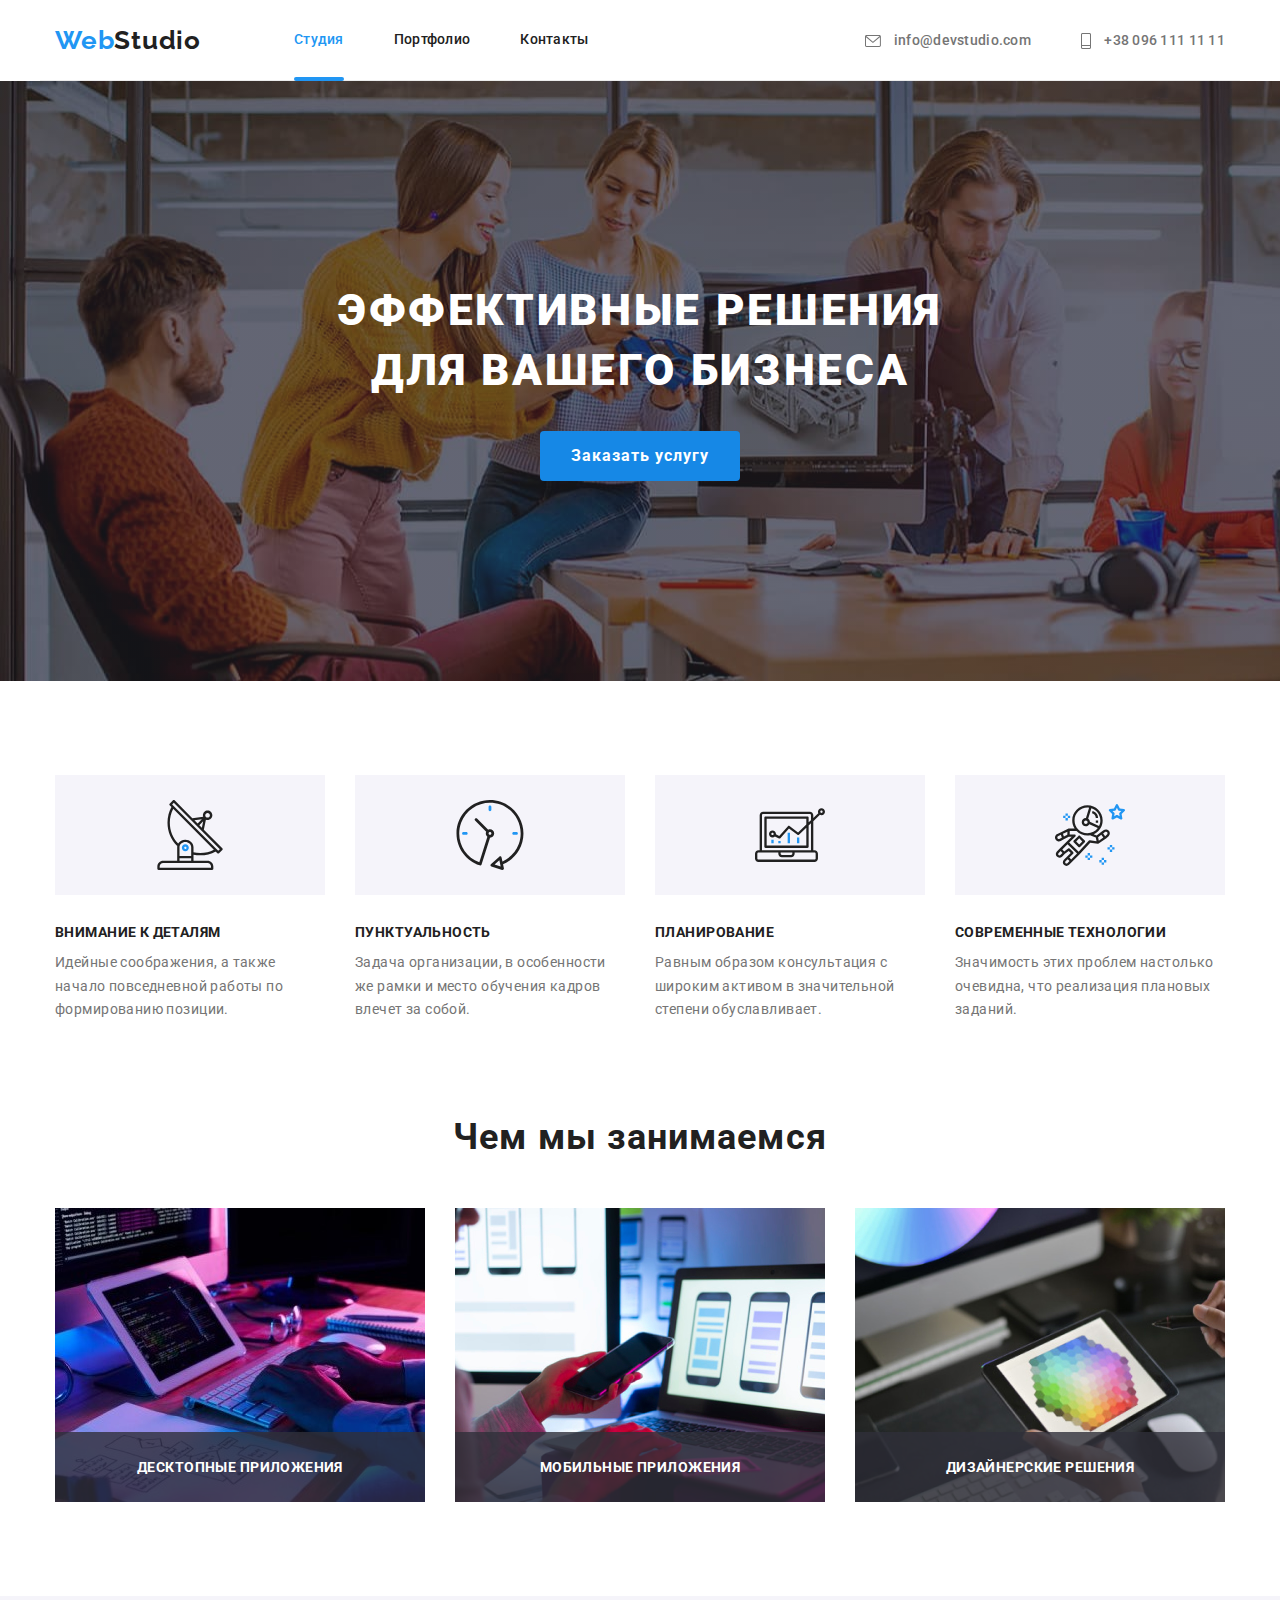
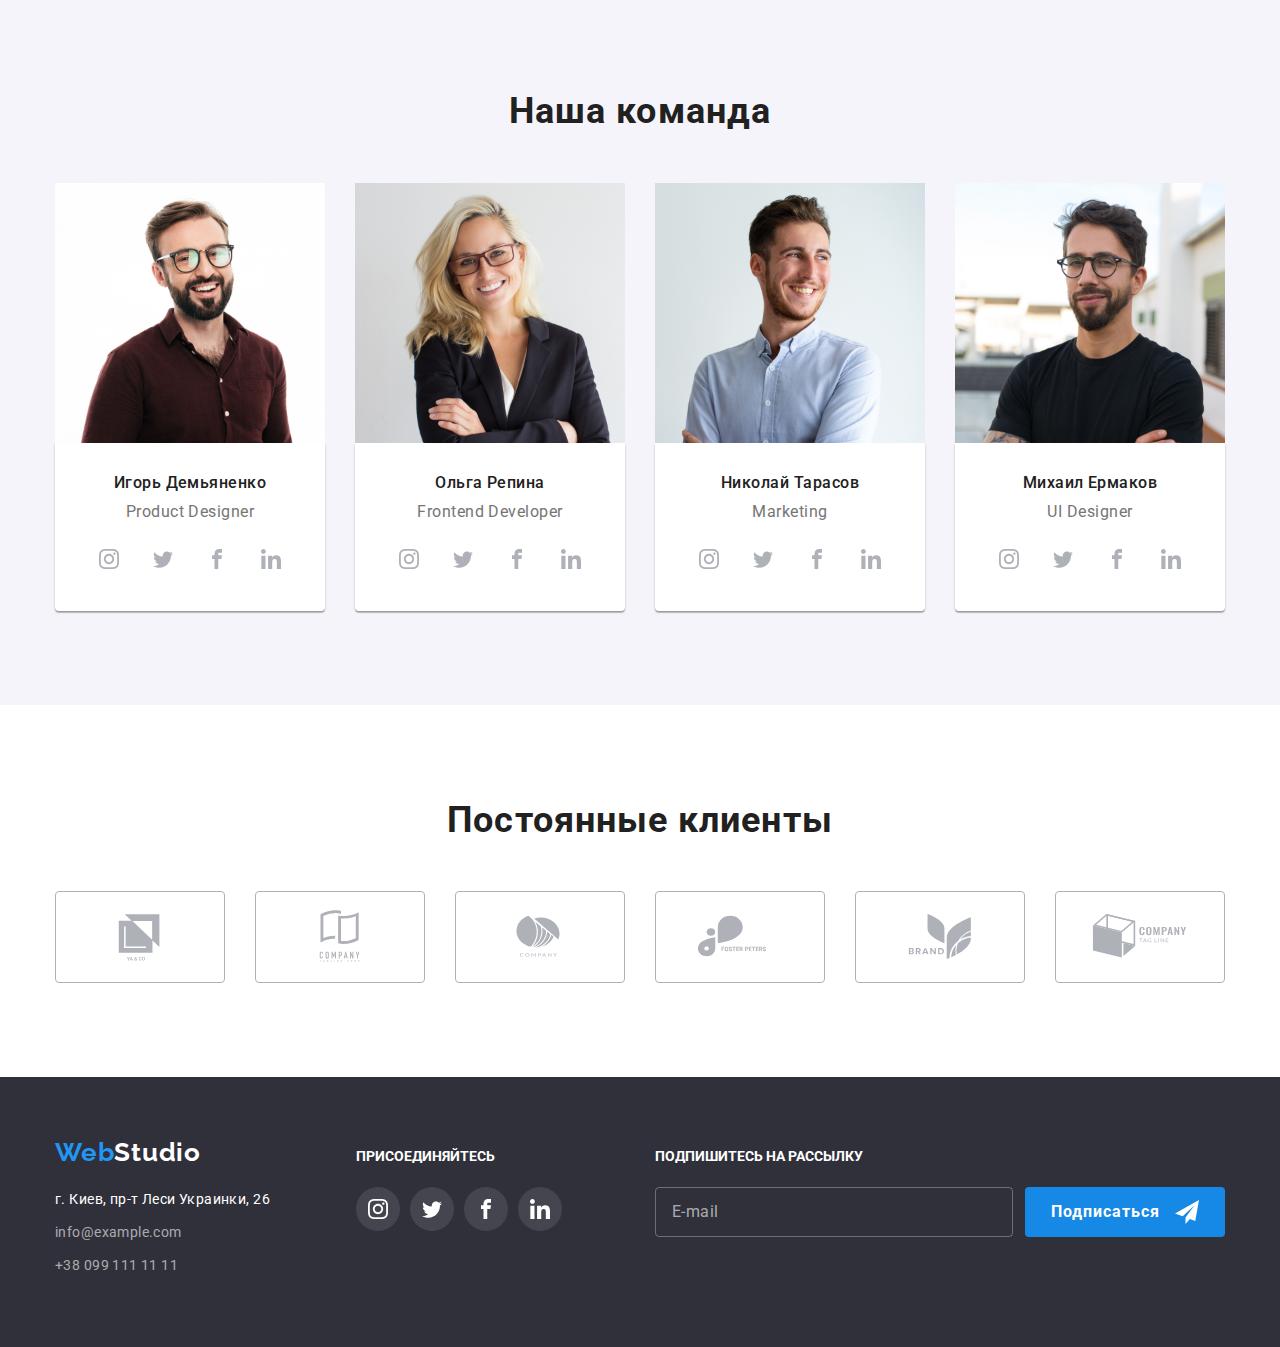
<file: index.html>
<!DOCTYPE html>
<html lang="ru">
  <head>
    <meta charset="UTF-8" />
    <meta http-equiv="X-UA-Compatible" content="IE=edge" />
    <meta name="viewport" content="width=device-width, initial-scale=1.0" />
    <title>Веб Студио</title>
    <link rel="preconnect" href="https://fonts.googleapis.com" />
    <link rel="preconnect" href="https://fonts.gstatic.com" crossorigin />
    <link
      href="https://fonts.googleapis.com/css2?family=Raleway:wght@700&family=Roboto:wght@400;500;700;900&display=swap"
      rel="stylesheet"
    />
    <link
      rel="stylesheet"
      href="https://cdnjs.cloudflare.com/ajax/libs/modern-normalize/1.1.0/modern-normalize.min.css"
    />
    <link rel="stylesheet" href="./css/styles.css" />
  </head>
  <body>
    <header class="page-header">
      <div class="container header-container header-container-border">
        <nav class="navigation">
          <a class="header-logo logo-text-blue link" href="./index.html" lang="en"
            >Web<span class="logo-text-black">Studio</span></a
          >
          <ul class="header-list list">
            <li class="header-item">
              <a class="active-current menu-link link" href="./index.html">Студия</a>
            </li>
            <li class="header-item">
              <a class="menu-link link" href="./portfolio.html">Портфолио</a>
            </li>
            <li class="header-item">
              <a class="menu-link link" href="#contacts">Контакты</a>
            </li>
          </ul>
        </nav>
        <ul class="header-contact list">
          <li class="header-contact-list">
            <a class="link header-mail-adress" href="mailto:info@devstudio.com">
            <svg class="icon-envelope" width="16" height="12">
                <use href="./images/icon.svg#icon-envelope"></use>
              </svg>
              info@devstudio.com</a>
          </li>
          <li class="header-contact-list">
            <a class="link header-phone-number" href="tel:+380961111111">
              <svg class="icon-phone" width="10" height="16">
                <use href="./images/icon.svg#icon-phone"></use>
              </svg>
              +38 096 111 11 11</a>
          </li>
        </ul>
      </div>
    </header>
    <main>
      <section class="hero section">
        <div class="container">
        <h1 class="hero-title">Эффективные решения для вашего бизнеса</h1>
        <button class="modal-btn" type="button" data-modal-open>Заказать услугу</button>
        <div class="backdrop is-hidden" data-modal>
          <div class="modal">
            <button class="modal-btn-close" data-modal-close type="button"><svg class="close-icon" width="18" height="18">
              <use href="./images/icon.svg#icon-close"></use>
            </svg></button>
            <form class="form js-speaker-form">
              <p class="modal-title">Оставьте свои данные, мы вам перезвоним</p>
              <div class="form-field">
                <label for="name" class="form-label">Имя</label>
                <div class="input-wrap">
              <input type="text" name="name" id="name" class="form-input">
              <svg class="form-icons" width="18" height="18">
                <use href="./images/icon.svg#icon-person-black"></use>
              </svg>
            </div>
            </div>
              <div class="form-field">
              <label for="tel" class="form-label">Телефон</label>
              <div class="input-wrap">
                <input type="tel" name="tel" id="tel" class="form-input" minlength="10">
                <svg class="form-icons" width="18" height="18">
            <use href="./images/icon.svg#icon-phone-black"></use>
          </svg>
              </div>
            </div>
              <div class="form-field">
              <label for="mail" class="form-label">Почта</label>
              <div class="input-wrap">
                <input type="email" name="mail" id="mail" class="form-input">
                <svg class="form-icons" width="18" height="18">
                  <use href="./images/icon.svg#icon-email-black"></use>
                </svg>
              </div>
             </div>
              <div class="form-field">
              <label for="comment" class="form-label">Комментарий</label>
              <textarea name="comment" id="comment" class="form-comment" placeholder="Введите текст"></textarea>
              </div>
              <div class="form-chek">
                <input type="checkbox" name="policy" id="policy" class="input-check visually-hidden">
                <label for="policy" class="chek-text"> 
                <span>
                  <svg class="chek-icon" width="11" height="8">
                    <use href="./images/icon.svg#icon-check"></use>
                  </svg>
                </span>Соглашаюсь с рассылкой и принимаю&nbsp;<a href="">Условия договора</a></label>
              </div>
              <button class="modal-btn form-button" type="submit">Отправить</button>
            </form>
          </div>
        </div>
        </div>
      </section>
      <section class="about section">
        <div class="container">
          <h2 class="about-title">О нас</h2>
          <ul class="about-list list">
            <li class="about-item">
              <div class="about-icons-box" ><svg class="about-icons icon-details" width="70" height="70">
                <use href="./images/icon.svg#icon-antenna"></use>
              </svg></div>
              <h3 class="about-suptitle">Внимание к деталям</h3>
              <p class="about-description">
                Идейные соображения, а также начало повседневной работы по формированию позиции.
              </p>
            </li>
            <li class="about-item">
              <div class="about-icons-box"><svg class="about-icons icon-punctuality" width="70" height="70">
                  <use href="./images/icon.svg#icon-clock"></use>
                </svg></div>
              <h3 class="about-suptitle">Пунктуальность</h3>
              <p class="about-description">
                Задача организации, в особенности же рамки и место обучения кадров влечет за собой.
              </p>
            </li>
            <li class="about-item">
              <div class="about-icons-box"><svg class="about-icons icon-planning" width="70" height="70">
                  <use href="./images/icon.svg#icon-diagram"></use>
                </svg></div>
              <h3 class="about-suptitle">Планирование</h3>
              <p class="about-description">
                Равным образом консультация с широким активом в значительной степени обуславливает.
              </p>
            </li>
            <li class="about-item">
              <div class="about-icons-box"><svg class="about-icons icon-technology" width="70" height="70">
                  <use href="./images/icon.svg#icon-astronaut"></use>
                </svg></div>
              <h3 class="about-suptitle">Современные технологии</h3>
              <p class="about-description">
                Значимость этих проблем настолько очевидна, что реализация плановых заданий.
              </p>
            </li>
          </ul>
        </div>
      </section>
      <section class="services section">
        <div class="container">
          <h2 class="services-title title">Чем мы занимаемся</h2>
          <ul class="services-list list">
            <li class="services-item">
              <div class="services-information">
              <img src="./images/work/img1.jpg" alt="пишем программу" width="370" height="294" />
              <p class="services-subtitle">Десктопные приложения</p></div>
            </li>
            <li class="services-item">
              <div class="services-information">
              <img src="./images/work/img2.jpg" alt="разработка макета" width="370" height="294" />
              <p class="services-subtitle">Мобильные приложения</p></div>
            </li>
            <li class="services-item">
              <div class="services-information">
              <img src="./images/work/img3.jpg" alt="цветовая палитра" width="370" height="294" />
            <p class="services-subtitle">Дизайнерские решения</p></div>
            </li>
          </ul>
        </div>
      </section>
      <section class="employees-section section">
        <div class="container">
          <h2 class="employees-title title">Наша команда</h2>
          <ul class="employees-list list">
            <li class="employees-item">
              <img
                src="./images/team/igor-demyanenko.jpg"
                alt="улыбающийся парень"
                width="270"
                height="260"
              />
              <div class="employees">
                <h3 class="employees-name">Игорь Демьяненко</h3>
                <p class="employees-position" lang="en">Product Designer</p>
              <ul class="employees-social-list list">
                <li class="employees-social-item">
                  <a class="employees-social-link" href="">
      <svg class="employees-social-icon" width="20" height="20">
        <use href="./images/icon.svg#icon-instagram"></use>
      </svg>
      </a>
      </li>
      <li class="employees-social-item">
        <a class="employees-social-link" href="">
          <svg class="employees-social-icon" width="20" height="20">
            <use href="./images/icon.svg#icon-twitter"></use>
          </svg>
        </a>
      </li>
      <li class="employees-social-item">
        <a class="employees-social-link" href="">
          <svg class="employees-social-icon" width="20" height="20">
            <use href="./images/icon.svg#icon-facebook"></use>
          </svg>
        </a>
      </li>
      <li class="employees-social-item">
        <a class="employees-social-link" href="">
          <svg class="employees-social-icon" width="20" height="20">
            <use href="./images/icon.svg#icon-linkedin"></use>
          </svg>
                    </a>
                  </li>
              </ul>
              </div>
            </li>
            <li class="employees-item">
              <img
                src="./images/team/olga-repina.jpg"
                alt="улыбающаяся девушка"
                width="270"
                height="260"
              />
              <div class="employees">
                <h3 class="employees-name">Ольга Репина</h3>
                <p class="employees-position" lang="en">Frontend Developer</p>
                <ul class="employees-social-list list">
                  <li class="employees-social-item">
                    <a class="employees-social-link" href="">
<svg class="employees-social-icon" width="20" height="20">
  <use href="./images/icon.svg#icon-instagram"></use>
</svg>
</a>
</li>
<li class="employees-social-item">
  <a class="employees-social-link" href="">
    <svg class="employees-social-icon" width="20" height="20">
      <use href="./images/icon.svg#icon-twitter"></use>
    </svg>
  </a>
</li>
<li class="employees-social-item">
  <a class="employees-social-link" href="">
    <svg class="employees-social-icon" width="20" height="20">
      <use href="./images/icon.svg#icon-facebook"></use>
    </svg>
  </a>
</li>
<li class="employees-social-item">
  <a class="employees-social-link" href="">
    <svg class="employees-social-icon" width="20" height="20">
      <use href="./images/icon.svg#icon-linkedin"></use>
    </svg>
                    </a>
                  </li>
                </ul>
              </div>
            </li>
            <li class="employees-item">
              <img
                src="./images/team/nikolai-tarasov.jpg"
                alt="улыбающийся парень"
                width="270"
                height="260"
              />
              <div class="employees">
                <h3 class="employees-name">Николай Тарасов</h3>
                <p class="employees-position" lang="en">Marketing</p>
                <ul class="employees-social-list list">
                  <li class="employees-social-item">
                    <a class="employees-social-link" href="">
                      <svg class="employees-social-icon" width="20" height="20">
                        <use href="./images/icon.svg#icon-instagram"></use>
                      </svg>
                    </a>
                  </li>
                  <li class="employees-social-item">
                    <a class="employees-social-link" href="">
                      <svg class="employees-social-icon" width="20" height="20">
                        <use href="./images/icon.svg#icon-twitter"></use>
                      </svg>
                    </a>
                  </li>
                  <li class="employees-social-item">
                    <a class="employees-social-link" href="">
                      <svg class="employees-social-icon" width="20" height="20">
                        <use href="./images/icon.svg#icon-facebook"></use>
                      </svg>
                    </a>
                  </li>
                  <li class="employees-social-item">
                    <a class="employees-social-link" href="">
                      <svg class="employees-social-icon" width="20" height="20">
                        <use href="./images/icon.svg#icon-linkedin"></use>
                      </svg>
                    </a>
                  </li>
                </ul>
              </div>
            </li>
            <li class="employees-item">
              <img
                src="./images/team/mikhail-ermakov.jpg"
                alt="улыбающийся парень"
                width="270"
                height="260"
              />
              <div class="employees">
                <h3 class="employees-name">Михаил Ермаков</h3>
                <p class="employees-position" lang="en">UI Designer</p>
                <ul class="employees-social-list list">
                  <li class="employees-social-item">
                    <a class="employees-social-link" href="">
                      <svg class="employees-social-icon" width="20" height="20">
                        <use href="./images/icon.svg#icon-instagram"></use>
                      </svg>
                    </a>
                  </li>
                  <li class="employees-social-item">
                    <a class="employees-social-link" href="">
                      <svg class="employees-social-icon" width="20" height="20">
                        <use href="./images/icon.svg#icon-twitter"></use>
                      </svg>
                    </a>
                  </li>
                  <li class="employees-social-item">
                    <a class="employees-social-link" href="">
                      <svg class="employees-social-icon" width="20" height="20">
                        <use href="./images/icon.svg#icon-facebook"></use>
                      </svg>
                    </a>
                  </li>
                  <li class="employees-social-item">
                    <a class="employees-social-link" href="">
                      <svg class="employees-social-icon" width="20" height="20">
                        <use href="./images/icon.svg#icon-linkedin"></use>
                      </svg>
                    </a>
                  </li>
                </ul>
              </div>
            </li>
          </ul>
        </div>
      </section>
      <section class="clients section">
        <div class="container">
          <h2 class="title clients-title">Постоянные клиенты</h2>
        <ul class="list clients-list">
          <li class="clients-item">
            <a class="link clients-link" href="">
                      <svg class="clients-icon" width="106" height="60">
                        <use href="./images/icon.svg#icon-client1"></use>
                      </svg>
            </a>
          </li>
          <li class="clients-item">
            <a class="link clients-link" href="">
              <svg class="clients-icon" width="106" height="60">
                <use href="./images/icon.svg#icon-client2"></use>
              </svg>
            </a>
          </li>
          <li class="clients-item">
            <a class="link clients-link" href="">
              <svg class="clients-icon" width="106" height="60">
                <use href="./images/icon.svg#icon-client3"></use>
              </svg>
            </a>
          </li>
          <li class="clients-item">
            <a class="link clients-link" href="">
              <svg class="clients-icon" width="106" height="60">
                <use href="./images/icon.svg#icon-client4"></use>
              </svg>
            </a>
          </li>
          <li class="clients-item">
            <a class="link clients-link" href="">
              <svg class="clients-icon" width="106" height="60">
                <use href="./images/icon.svg#icon-client5"></use>
              </svg>
            </a>
          </li>
          <li class="clients-item">
            <a class="link clients-link" href="">
              <svg class="clients-icon" width="106" height="60">
                <use href="./images/icon.svg#icon-client6"></use>
              </svg>
            </a>
          </li>
          </ul>
          </div>
      </section>
    </main>
    <footer class="page-footer" id="contacts">
      <div class="container footer-container">
        <div class="footer-first-part">
        <a class="logo-text-blue logo-foter link" href="./index.html" lang="en"
          >Web<span class="logo-text-white">Studio</span></a
        >
        <address>
          <ul class="list contact-list">
            <li class="contact-list-item">
              <a
                class="contact-adress-list-link link"
                href="https://goo.gl/maps/iPEmg8cgsUyX2pNs5"
                target="_blank"
                rel="noopener noreferrer"
                >г. Киев, пр-т Леси Украинки, 26</a
              >
            </li>
            <li class="contact-list-item">
              <a class="link contact-list-link" href="mailto:info@example.com">info@example.com</a>
            </li>
            <li class="contact-list-item">
              <a class="link contact-list-link" href="tel:+380991111111">+38 099 111 11 11</a>
            </li>
          </ul>
        </address>
        </div>
        <div class="footer-second-part">
        <strong class="footer-title">Присоединяйтесь</strong>
          <ul class="list footer-social-list">
            <li class="footer-social-item">
              <a class="link footer-social-link" href="">
                <svg class="footer-social-icon" width="20" height="20">
                  <use href="./images/icon.svg#icon-instagram"></use>
                </svg>
              </a>
            </li>
          <li class="footer-social-item">
            <a class="link footer-social-link" href="">
              <svg class="footer-social-icon" width="20" height="20">
                <use href="./images/icon.svg#icon-twitter"></use>
              </svg>
            </a>
          </li>
          <li class="footer-social-item">
            <a class="link footer-social-link" href="">
              <svg class="footer-social-icon" width="20" height="20">
                <use href="./images/icon.svg#icon-facebook"></use>
              </svg>
            </a>
          </li>
          <li class="footer-social-item">
            <a class="link footer-social-link" href="">
              <svg class="footer-social-icon" width="20" height="20">
                <use href="./images/icon.svg#icon-linkedin"></use>
              </svg>
            </a>
          </li>
          </ul>
          </div>
          <div class="footer-third-part">
            <strong class="footer-title">Подпишитесь на рассылку</strong>
            <form class="online-form">
              <label><input type="email" placeholder="E-mail" name="online-mail" class="online-input">
  </label>
              <button class="modal-btn online-btn" type="submit">Подписаться
                <svg class="online-icon" width="24" height="24">
                  <use href="./images/icon.svg#icon-send"></use>
                </svg>
              </button>
            </form>
          </div>
      </div>
    </footer>
    <script src="./js/modal.js"></script>
    <script>
      (() => {
          document
          .querySelector(' .js-speaker-form')
          .addEventListener('submit', e => {
            e.preventDefault();

            new FormData(e.currentTarget).forEach((value, name) => console.log(`${name}: ${value}`),
            );
          });
        })();
    </script>
  </body>
</html>
</file>
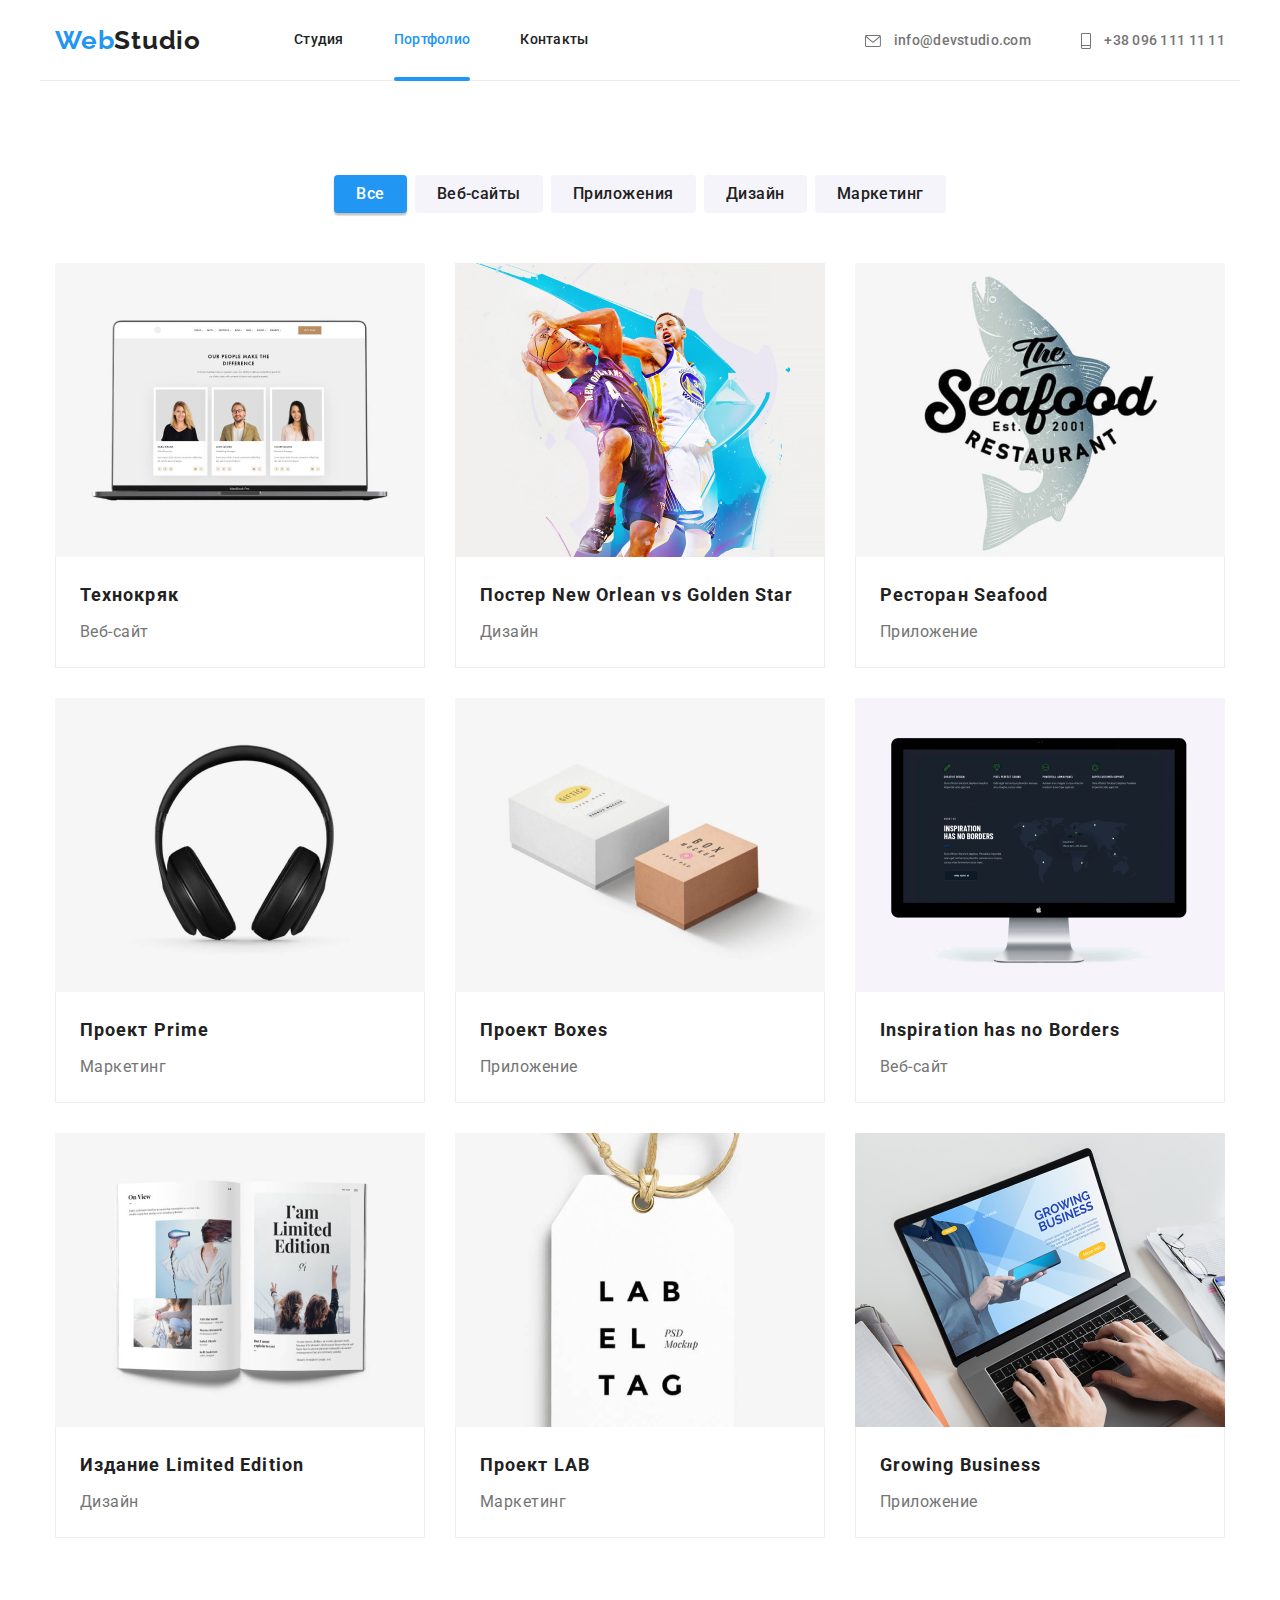
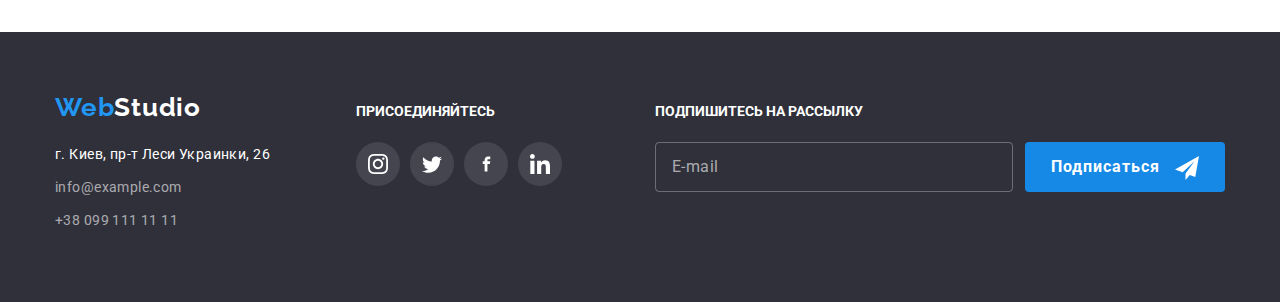
<file: portfolio.html>
<!DOCTYPE html>
<html lang="ru">
  <head>
    <meta charset="UTF-8" />
    <meta http-equiv="X-UA-Compatible" content="IE=edge" />
    <meta name="viewport" content="width=device-width, initial-scale=1.0" />
    <title>Портфолио</title>
    <link rel="preconnect" href="https://fonts.googleapis.com" />
    <link rel="preconnect" href="https://fonts.gstatic.com" crossorigin />
    <link
      href="https://fonts.googleapis.com/css2?family=Raleway:wght@700&family=Roboto:wght@400;500;700;900&display=swap"
      rel="stylesheet"
    />
    <link
      rel="stylesheet"
      href="https://cdnjs.cloudflare.com/ajax/libs/modern-normalize/1.1.0/modern-normalize.min.css"
    />
    <link rel="stylesheet" href="./css/styles.css" />
  </head>
  <body>
    <header class="page-header">
      <div class="container header-container header-container-border">
        <nav class="navigation">
          <a class="header-logo logo-text-blue link" href="./index.html" lang="en"
            >Web<span class="logo-text-black">Studio</span></a
          >
          <ul class="header-list list">
            <li class="header-item">
              <a class="menu-link link" href="./index.html">Студия</a>
            </li>
            <li class="header-item">
              <a class="active-current menu-link link" href="./portfolio.html">Портфолио</a>
            </li>
            <li class="header-item">
              <a class="menu-link link" href="#contacts">Контакты</a>
            </li>
          </ul>
        </nav>
        <ul class="header-contact list list">
          <li class="header-contact-list">
            <a class="link header-mail-adress" href="mailto:info@devstudio.com"
              >
              <svg class="icon-envelope" width="16" height="12">
                <use href="./images/icon.svg#icon-envelope"></use>
              </svg>
              info@devstudio.com</a
            >
          </li>
          <li class="header-contact-list">
            <a class="link header-phone-number" href="tel:+380961111111">
              <svg class="icon-phone" width="10" height="16">
                <use href="./images/icon.svg#icon-phone"></use>
              </svg>
              +38 096 111 11 11</a>
          </li>
        </ul>
      </div>
    </header>
    <main>
      <section class="portfolio-nav section">
        <div class="container">
          <h1 class="portfolio-title">Портфолио</h1>
          <ul class="portfolio-nav-list list">
            <li class="portfolio-nav-item">
              <button class="modal-btn-portfolio current-btn" type="button">Все</button>
            </li>
            <li class="portfolio-nav-item">
              <button class="modal-btn-portfolio" type="button">Веб-сайты</button>
            </li>
            <li class="portfolio-nav-item">
              <button class="modal-btn-portfolio" type="button">Приложения</button>
            </li>
            <li class="portfolio-nav-item">
              <button class="modal-btn-portfolio" type="button">Дизайн</button>
            </li>
            <li class="portfolio-nav-item">
              <button class="modal-btn-portfolio" type="button">Маркетинг</button>
            </li>
          </ul>
        <ul class="project-list list project-container">
          <li class="project-item">
            <a class="link project-link" href=""
              ><div class="project-top-wrap"><img
                src="./images/portfolio/web-site/technoquack.jpg"
                alt="компьютер с сайтом"
                width="370"
                height="294"
            />
            <p class="project-subtitle">
              Ресурс предлагает комплексные предложения с разным уровнем функционала и сервисов. Все это позволит посетителю получить
              исчерпывающие сведения о компании или частном лице.
            </p></div>
            <div class="portfolio-project">
              <h2 class="name-project">Технокряк</h2>
              <p class="our-practice">Веб-сайт</p>
            </div>
            </a>
          </li>
          <li class="project-item">
            <a class="link project-link" href=""
              ><div class="project-top-wrap"><img
                src="./images/portfolio/design/new-orlean-vs-golden-star.jpg"
                alt="баскетболисты c мячом"
                width="370"
                height="294"
            />
            <p class="project-subtitle">Ресурс предлагает комплексные предложения с разным уровнем функционала и сервисов. Все это позволит посетителю получить
            исчерпывающие сведения о компании или частном лице.</p>
            </div>
            <div class="portfolio-project">
              <h2 class="name-project">
                Постер <span class="name-project" lang="en">New Orlean vs Golden Star</span>
              </h2>
              <p class="our-practice">Дизайн</p>
            </div>
            </a>
          </li>
          <li class="project-item">
            <a class="link project-link" href=""
              >
              <div class="project-top-wrap"><img
                src="./images/portfolio/application/seafood.jpg"
                alt="лого ресторана"
                width="370"
                height="294"
            />
            <p class="project-subtitle">Ресурс предлагает комплексные предложения с разным уровнем функционала и сервисов. Все это
              позволит посетителю получить исчерпывающие сведения о компании или частном лице.</p>
            </div>
            <div class="portfolio-project">
              <h2 class="name-project">
                Ресторан <span class="name-project" lang="en">Seafood</span>
              </h2>
              <p class="our-practice">Приложение</p>
            </div>
            </a>
          </li>
          <li class="project-item">
            <a class="link project-link" href=""
              >
              <div class="project-top-wrap"><img
                src="./images/portfolio/marketing/prime.jpg"
                alt="наушники"
                width="370"
                height="294"
            />
            <p class="project-subtitle">Ресурс предлагает комплексные предложения с разным уровнем функционала и сервисов. Все это
              позволит посетителю получить исчерпывающие сведения о компании или частном лице.</p></div>
            <div class="portfolio-project">
              <h2 class="name-project">Проект <span class="name-project" lang="en">Prime</span></h2>
              <p class="our-practice">Маркетинг</p>
            </div>
            </a>
          </li>
          <li class="project-item">
            <a class="link project-link" href=""
              >
              <div class="project-top-wrap"><img
                src="./images/portfolio/application/boxes.jpg"
                alt="коробки"
                width="370"
                height="294"
            />
            <p class="project-subtitle">Ресурс предлагает комплексные предложения с разным уровнем функционала и сервисов. Все это
              позволит посетителю получить исчерпывающие сведения о компании или частном лице.</p></div>
            <div class="portfolio-project">
              <h2 class="name-project">Проект <span class="name-project" lang="en">Boxes</span></h2>
              <p class="our-practice">Приложение</p>
            </div>
            </a>
          </li>
          <li class="project-item">
            <a class="link project-link" href=""
              >
              <div class="project-top-wrap"><img
                src="./images/portfolio/web-site/inspiration-has-no-borders.jpg"
                alt="монитор с сайтом"
                width="370"
                height="294"
            />
            <p class="project-subtitle">Ресурс предлагает комплексные предложения с разным уровнем функционала и сервисов. Все это
              позволит посетителю получить исчерпывающие сведения о компании или частном лице.</p></div>
            <div class="portfolio-project">
              <h2 class="name-project" lang="en">Inspiration has no Borders</h2>
              <p class="our-practice">Веб-сайт</p>
            </div>
            </a>
          </li>
          <li class="project-item">
            <a class="link project-link" href=""
              >
              <div class="project-top-wrap"><img
                src="./images/portfolio/design/limited-edition.jpg"
                alt="журнал"
                width="370"
                height="294"
            />
            <p class="project-subtitle">Ресурс предлагает комплексные предложения с разным уровнем функционала и сервисов. Все это
              позволит посетителю получить исчерпывающие сведения о компании или частном лице.</p></div>
            <div class="portfolio-project">
              <h2 class="name-project">
                Издание <span class="name-project" lang="en">Limited Edition</span>
              </h2>
              <p class="our-practice">Дизайн</p>
            </div>
            </a>
          </li>
          <li class="project-item">
            <a class="link project-link" href=""
              >
              <div class="project-top-wrap"><img src="./images/portfolio/marketing/lab.jpg" alt="бирка" width="370" height="294"
            />
            <p class="project-subtitle">Ресурс предлагает комплексные предложения с разным уровнем функционала и сервисов. Все это
              позволит посетителю получить исчерпывающие сведения о компании или частном лице.</p></div>
            <div class="portfolio-project">
              <h2 class="name-project">Проект <span class="name-project" lang="en">LAB</span></h2>
              <p class="our-practice">Маркетинг</p>
            </div>
            </a>
          </li>
          <li class="project-item">
            <a class="link project-link" href=""
              >
              <div class="project-top-wrap"><img
                src="./images/portfolio/application/growing-business.jpg"
                alt="ноутбук с изображением"
                width="370"
                height="294"
            />
            <p class="project-subtitle">Ресурс предлагает комплексные предложения с разным уровнем функционала и сервисов. Все это
              позволит посетителю получить исчерпывающие сведения о компании или частном лице.</p></div>
            <div class="portfolio-project">
              <h2 class="name-project" lang="en">Growing Business</h2>
              <p class="our-practice">Приложение</p>
            </div>
          </a>
          </li>
        </ul>
        </div>
      </section>
    </main>
   <footer class="page-footer" id="contacts">
      <div class="container footer-container">
        <div class="footer-first-part">
        <a class="logo-text-blue logo-foter link" href="./index.html" lang="en"
          >Web<span class="logo-text-white">Studio</span></a
        >
        <address>
          <ul class="list contact-list">
            <li class="contact-list-item">
              <a
                class="contact-adress-list-link link"
                href="https://goo.gl/maps/iPEmg8cgsUyX2pNs5"
                target="_blank"
                rel="noopener noreferrer"
                >г. Киев, пр-т Леси Украинки, 26</a
              >
            </li>
            <li class="contact-list-item">
              <a class="link contact-list-link" href="mailto:info@example.com">info@example.com</a>
            </li>
            <li class="contact-list-item">
              <a class="link contact-list-link" href="tel:+380991111111">+38 099 111 11 11</a>
            </li>
          </ul>
        </address>
        </div>
        <div class="footer-second-part">
        <strong class="footer-title">Присоединяйтесь</strong>
          <ul class="list footer-social-list">
            <li class="footer-social-item">
              <a class="link footer-social-link" href="">
                <svg class="footer-social-icon" width="20" height="20">
                  <use href="./images/icon.svg#icon-instagram"></use>
                </svg>
              </a>
            </li>
          <li class="footer-social-item">
            <a class="link footer-social-link" href="">
              <svg class="footer-social-icon" width="20" height="20">
                <use href="./images/icon.svg#icon-twitter"></use>
              </svg>
            </a>
          </li>
          <li class="footer-social-item">
            <a class="link footer-social-link" href="">
              <svg class="footer-social-icon" width="15" height="20">
                <use href="./images/icon.svg#icon-facebook"></use>
              </svg>
            </a>
          </li>
          <li class="footer-social-item">
            <a class="link footer-social-link" href="">
              <svg class="footer-social-icon" width="20" height="20">
                <use href="./images/icon.svg#icon-linkedin"></use>
              </svg>
            </a>
          </li>
          </ul>
          </div>
          <div class="footer-third-part">
            <strong class="footer-title">Подпишитесь на рассылку</strong>
            <form class="online-form">
              <label><input type="email" placeholder="E-mail" name="online-mail" class="online-input">
              </label>
              <button class="modal-btn online-btn" type="submit">Подписаться
                <svg class="online-icon" width="24" height="24">
                  <use href="./images/icon.svg#icon-send"></use>
                </svg>
              </button>
            </form>
          </div>
      </div>
    </footer>
  </body>
</html>
</file>
<file: css/styles.css>
:root {
  --main-font: 'Roboto', sans-serif, 'Times', sans-serif;
  --secondary-font: 'Raleway', sans-serif, 'Courier', sans-serif;
  --accent-color: #2196f3;
  --secondary-color: #ffffff;
  --secondary-button-color: #1688e6;
  --primary-text-color: #212121;
  --secondary-text-color: #757575;
  --text-color-theme-dark: #ffffff;
  --background-color: #e5e5e5;
  --background-color-dark: #2f303a;
  --background-color-light: #f5f4fa;
  --contact-list-link-color: rgba(255, 255, 255, 0.6);
  --line-color: #ececec;
  --line-project-color: #eeeeee;
  --icon-links-color: rgba(33, 150, 243, 1);
  --icon-liks-secondary-color: rgba(175, 177, 184, 1);
}

p,
h1,
h2,
h3,
h4,
h5,
h6 {
  margin: 0;
}

ul {
  margin: 0;
  padding-left: 0;
}

img {
  display: block;
}

.link {
  text-decoration: none;
}

.list {
  list-style: none;
  margin: 0;
  padding: 0;
}

address {
  font-style: normal;
}

body {
  font-family: var(--main-font);
  font-size: 16px;
  color: var(--secondary-text-color);
}

.container {
  width: 1200px;
  padding-left: 15px;
  padding-right: 15px;
  margin: 0 auto;
}
.section {
  padding-top: 94px;
  padding-bottom: 94px;
}
/* ============= COMPONENTS ============= */
.modal-btn {
  min-width: 200px;
  height: 50px;
  border-radius: 4px;
  font-family: var(--main-font);
  font-weight: 700;
  font-size: 16px;
  line-height: 1.88;
  display: inline-block;
  align-items: center;
  text-align: center;
  cursor: pointer;
  letter-spacing: 0.06em;
  color: var(--text-color-theme-dark);
  background-color: var(--secondary-button-color);
  border: none;
  transition: background-color 250ms cubic-bezier(0.4, 0, 0.2, 1);
}
.modal-btn:hover,
.modal-btn:focus {
  background-color: var(--accent-color);
  color: var(--text-color-theme-dark);
}
.about-suptitle {
  font-weight: 700;
  font-size: 14px;
  line-height: 1.14;
  letter-spacing: 0.03em;
  color: var(--primary-text-color);
  text-transform: uppercase;
  margin-bottom: 10px;
}
.about-description {
  font-weight: 400;
  font-size: 14px;
  line-height: 1.71;
  letter-spacing: 0.03em;
}
.title {
  margin-top: 0;
  font-weight: 700;
  font-size: 36px;
  line-height: 1.17;
  text-align: center;
  letter-spacing: 0.03em;
  color: var(--primary-text-color);
}
.about-icons-box {
  background-color: rgba(245, 244, 250, 1);
  width: 270px;
  height: 120px;
  margin-bottom: 30px;
  display: flex;
  align-items: center;
  justify-content: center;
}
/* ============= /COMPONENTS ============= */

/* ============= HEADER ============= */
.header-container {
  display: flex;
  align-items: center;
}
.navigation {
  display: flex;
  align-items: center;
}
.header-list {
  display: flex;
}
.header-contact {
  display: flex;
  margin-left: auto;
}
.header-logo {
  margin-right: 93px;
}
.header-item:not(:last-child) {
  margin-right: 50px;
}
.header-contact-list + .header-contact-list {
  margin-left: 50px;
}
.logo-text-blue {
  display: inline-block;
  font-family: var(--secondary-font);
  font-weight: 700;
  font-size: 26px;
  line-height: 1.19;
  letter-spacing: 0.03em;
  color: var(--accent-color);
}
.logo-text-black {
  font-family: var(--secondary-font);
  font-weight: 700;
  font-size: 26px;
  line-height: 1.19;
  letter-spacing: 0.03em;
  color: var(--primary-text-color);
}
.menu-link {
  display: block;
  padding-top: 32px;
  padding-bottom: 32px;
  font-family: var(--main-font);
  font-weight: 500;
  font-size: 14px;
  line-height: 1.14;
  letter-spacing: 0.02em;
  color: var(--primary-text-color);
  transition: color 250ms cubic-bezier(0.4, 0, 0.2, 1);
}

.menu-link:hover,
.menu-link:focus {
  color: var(--accent-color);
}
.header-mail-adress,
.header-phone-number {
  padding: 32px 0;
  font-family: var(--main-font);
  font-weight: 500;
  font-size: 14px;
  line-height: 1.14;
  letter-spacing: 0.02em;
  color: var(--secondary-text-color);
  transition: color 250ms cubic-bezier(0.4, 0, 0.2, 1);
}

.header-mail-adress:hover,
.header-mail-adress:focus,
.header-phone-number:hover,
.header-phone-number:focus {
  color: var(--accent-color);
}

.icon-envelope {
  fill:var(--secondary-text-color);
  margin-right: 10px;
  vertical-align: middle;
}
.icon-phone {
  fill: var(--secondary-text-color);
  margin-right: 10px;
  vertical-align: middle;
}
.header-mail-adress:hover .icon-envelope,
.header-mail-adress:focus .icon-envelope {
  fill: var(--accent-color);
}
.header-phone-number:hover .icon-phone,
.header-phone-number:focus .icon-phone {
  fill: var(--accent-color);
}
.active-current {
  position: relative;
  color: var(--accent-color);
}
.active-current::after {
  content: '';
  position: absolute;
  left: 0;
  bottom: -1px;
  display: block;
  width: 100%;
  height: 4px;
  background: var(--accent-color);
  border-radius: 2px;
}
.visually-hidden {
  position: absolute;
  white-space: nowrap;
  width: 1px;
  height: 1px;
  overflow: hidden;
  border: 0;
  padding: 0;
  clip: rect(0 0 0 0);
  clip-path: inset(50%);
  margin: -1px;
}
.form-button {
  margin-top: 30px;
}
/* ============= /HEADER ============= */

/* ============= HERO ============= */
.hero {
  max-height: 600px;
  max-width: 1600px;
  margin-left: auto;
  margin-right: auto;
  padding: 200px 0;
  background-image: linear-gradient(
    to right, rgba(47, 48, 58, 0.4), rgba(47, 48, 58, 0.4)
  ),
  url("../images/background/hero-background.jpg");
  background-repeat: no-repeat;
 background-color: var(--background-color-dark);
  text-align: center;
}
.hero-title {
  display: block;
  font-weight: 900;
  font-size: 44px;
  line-height: 1.36;
  text-align: center;
  letter-spacing: 0.06em;
  text-transform: uppercase;
  color: var(--text-color-theme-dark);
  width: 696px;
  margin-left: auto;
  margin-right: auto;
  margin-bottom: 30px;
}
.backdrop {
  position: fixed;
  top: 0;
  left: 0;
  width: 100%;
  height: 100%;
  background-color: rgba(0, 0, 0, 0.2);
}
.backdrop.is-hidden .modal {
  transform: translate(0, 0) scale(0);
}
.modal {
  position: absolute;
  top: 50%;
  left: 50%;
  transform: translate(-50%, -50%) scale(1);
  min-height: 581px;
  width: 528px;
  background-color: rgba(255, 255, 255, 1);
  border-radius: 4px;
  display: flex;
  transition: transform 250ms cubic-bezier(0.4, 0, 0.2, 1);
  padding: 40px;
}
.modal-title {
  font-family: var(--main-font) ;
  font-weight: 700;
  font-size: 20px;
  line-height: 1.15;
  text-align: center;
  letter-spacing: 0.03em;
  color: var(--primary-text-color);
  margin-bottom: 12px;
}
.backdrop.is-hidden {
visibility: hidden;
opacity: 0;
pointer-events: none;
transition: transform 250ms cubic-bezier(0.4, 0, 0.2, 1);
}
.modal-btn-close {
  position: absolute;
  padding: 0;
  right: 8px;
  top: 8px;
  width: 30px;
  height: 30px;
  border-radius: 50%;
  display: flex;
  align-items: center;
  justify-content: center;
  background: transparent;
  border: 1px solid rgba(0, 0, 0, 0.1);
  cursor: pointer;
}
.close-icon {
  fill: #000000;
  transition: fill 250ms cubic-bezier(0.4, 0, 0.2, 1);
}
.close-icon:hover {
  fill:rgba(33, 150, 243, 1)
}
.form-field {
  margin-bottom: 10px;
}
.input-wrap {
  position: relative;
}
.form-icons {
  position: absolute;
  left: 12px;
  top: 50%;
  transform: translateY(-50%);
  transition: fill 250ms cubic-bezier(0.4, 0, 0.2, 1);
}
.form-input {
  border-radius: 4px;
  border: 1px solid rgba(33, 33, 33, 0.2);
  width: 100%;
  height: 40px;
  background-color: transparent;
  padding-left: 42px;
  transition: outline 250ms cubic-bezier(0.4, 0, 0.2, 1),
  border-color 250ms cubic-bezier(0.4, 0, 0.2, 1);
  }
  .form-input:focus {
    outline: 1px solid rgba(33, 150, 243, 1);
    border-color: rgba(33, 150, 243, 1);
  }
  .form-input:focus + .form-icons {
    fill: rgba(33, 150, 243, 1);
  }
  .form-label {
    font-family: var(--main-font);
    font-size: 12px;
    line-height: 1.16;
    letter-spacing: 0.01em;
    color: var(--secondary-text-color);
    display: block;
    margin-bottom: 4px;
    text-align: left;
  }  
  .form-comment::placeholder {
    font-family: var(--main-font);
    font-style: normal;
    font-size: 12px;
    line-height: 1.16;
    letter-spacing: 0.01em;
    color: rgba(117, 117, 117, 0.5);
  }
 .form-comment {
  width: 100%;
  height: 120px;
  border-radius: 4px;
  border: 1px solid rgba(33, 33, 33, 0.2);
  resize: none;
  padding-left: 12px;
  padding-right: 12px;
  padding-top: 11px;
  padding-bottom: 11px;
  transition: outline 250ms cubic-bezier(0.4, 0, 0.2, 1),
  border-color 250ms cubic-bezier(0.4, 0, 0.2, 1);
 }
 .form-comment:focus {
  outline: 1px solid rgba(33, 150, 243, 1);
  border-color: rgba(33, 150, 243, 1);
 }
 .chek-text {
  font-family: var(--main-font);
  font-size: 14px;
  line-height: 1.71;
  letter-spacing: 0.03em;
  color: var(--secondary-text-color);
  display: flex;
  align-items: center;
 }
 .chek-text a {
  color: rgba(33, 150, 243, 1);
 }
 .form-chek {
  margin-top: 20px;
  display: flex;
  justify-content: center;
 }
.chek-text span {
  width: 16px;
  height: 15px;
  border: 1px solid rgba(33, 33, 33, 1);
  border-radius: 2px;
  margin-right: 8px;
  display: flex;
  align-items: center;
  justify-content: center;
}
.chek-icon {
  fill: transparent;
}
.input-check:checked + .chek-text span {
background-color: rgba(33, 150, 243, 1);
border: none;
}
.input-check:checked + .chek-text .chek-icon {
 fill: var(--secondary-color);
}
/* ============= /HERO ============= */
/* ============= ABOUT ============= */
.about .container {
  display: flex;
  align-items: center;
}
.about-list {
  display: flex;
}
.about-item:not(:last-child) {
  margin-right: 30px;
}
.about {
  padding-bottom: 0;
}
.about-title {
  position: absolute;
  white-space: nowrap;
  width: 1px;
  height: 1px;
  overflow: hidden;
  border: 0;
  padding: 0;
  clip: rect(0 0 0 0);
  clip-path: inset(50%);
  margin: -1px;
}

/* ============= /ABOUT ============= */
/* ============= SERVICES ============= */
.services-list {
  display: flex;
}
.services-title {
  margin-bottom: 50px;
}
.services-item:not(:last-child) {
  margin-right: 30px;
  margin-top: 0;
}
.services-subtitle {
  font-family: var(--main-font);
  font-weight: 700;
  font-size: 14px;
  line-height: 1.17;
  letter-spacing: 0.03em;
  text-align: center;
  text-transform: uppercase;
  color: var(--secondary-color);
}
.services-information {
 position: relative;
}
.services-subtitle {
  position: absolute;
  bottom: 0;
  left: 0;
  right: 0;
  height: 70px;
  width: inherit;
  background-color: rgba(47, 48, 58, 0.8);
  display: flex;
  justify-content: center;
  align-items: center;
}
/* ============= /SERVICES ============= */
/* ============= EMPLOYEES ============= */
.employees-list {
  display: flex;
  margin: -15px;
}
.employees-item {
  flex-basis: calc(100% / 4 - 30px);
  margin: 15px;
  background-color: var(--secondary-color);
}
.employees-title {
  margin-bottom: 50px;
}
.employees-section {
  background: var(--background-color-light);
}
.employees {
  border-radius: 0px 0px 4px 4px;
  box-shadow: 0px 1px 3px rgba(0, 0, 0, 0.12), 0px 1px 1px rgba(0, 0, 0, 0.14),
    0px 2px 1px rgba(0, 0, 0, 0.2);
  padding-top: 30px;
  padding-bottom: 30px;
}
.employees-name {
  margin-bottom: 10px;
  text-align: center;
  font-size: 16px;
  font-weight: 500;
  line-height: 1.19;
  letter-spacing: 0.03em;
  color: var(--primary-text-color);
}
.employees-position {
  text-align: center;
  font-weight: 400;
  line-height: 1.19;
  letter-spacing: 0.03em;
  margin-bottom: 16px;
}
.employees-social-list {
  display: flex;
  justify-content: center;
}
.employees-social-item {
  width: 44px;
  height: 44px;
  margin-left: 10px;
}
.employees-social-item:first-child {
  margin-left: 0;secondary
}
.employees-social-link {
  display: flex;
  align-items: center;
  justify-content: center;
  width: 100%;
  height: 100%;
  border-radius: 50%;
  background-color: var(--secondary-color);
  transition: background-color 250ms cubic-bezier(0.4, 0, 0.2, 1);
}
.employees-social-icon {
  fill: var(--icon-liks-secondary-color);
  transition: fill 250ms cubic-bezier(0.4, 0, 0.2, 1);
}
.employees-social-link:hover,
.employees-social-link:focus {
background-color: var(--icon-links-color);
}
.employees-social-link:hover .employees-social-icon,
.employees-social-link:focus .employees-social-icon {
  fill: var(--secondary-color);
}
/* ============= /EMPLOYEES ============= */
/* ============= CLIENTS ============= */
.clients-list {
  display: flex;
  margin: -15px;
}

.clients-item {
  flex-basis: calc(100% / 6 - 30px);
  margin: 15px;
}
.clients-title {
  margin-bottom: 50px;
}
.clients-link {
  display: flex;
  align-items: center;
  justify-content: center;
  width: 170px; 
  height: 92px;
  border: 1px solid rgba(175, 177, 184, 1);
  border-radius: 4px;
  transition: fill 250ms cubic-bezier(0.4, 0, 0.2, 1),
  border 250ms cubic-bezier(0.4, 0, 0.2, 1);
}
.clients-icon {
  fill: rgba(175, 177, 184, 1);
  transition: fill 250ms cubic-bezier(0.4, 0, 0.2, 1);
}
.clients-link:hover .clients-icon,
.clients-link:focus .clients-icon {
  fill: rgba(33, 150, 243, 1);
}
.clients-link:hover,
.clients-link:focus {
border: 1px solid rgba(33, 150, 243, 1);
}
/* ============= FOOTER ============= */
.page-footer {
  padding-top: 60px;
  padding-bottom: 60px;
  background: var(--background-color-dark);
}

.logo-text-white {
  font-family: var(--secondary-font);
  font-weight: 700;
  font-size: 26px;
  line-height: 1.19;
  letter-spacing: 0.03em;
  color: var(--text-color-theme-dark);
}
.contact-list-item {
  margin-bottom: 9px;
}
.contact-list-link {
  font-family: var(--main-font);
  font-weight: 400;
  font-size: 14px;
  line-height: 1.71;
  letter-spacing: 0.03em;
  color: var(--contact-list-link-color);
  transition: color 250ms cubic-bezier(0.4, 0, 0.2, 1);
}

.contact-adress-list-link {
  font-weight: 400;
  font-size: 14px;
  line-height: 1.71;
  letter-spacing: 0.03em;
  color: var(--text-color-theme-dark);
  transition: color 250ms cubic-bezier(0.4, 0, 0.2, 1);
}

.contact-list-link:hover,
.contact-list-link:focus,
.contact-adress-list-link:hover,
.contact-adress-list-link:focus {
  color: var(--accent-color);
}
.logo-foter {
  margin-bottom: 20px;
}
.footer-social-list {
  display: flex;
}
.footer-social-item {
  width: 44px;
  height: 44px;
  margin-left: 10px;
}
.footer-social-item:first-child {
  margin-left: 0;
  secondary
}
.footer-social-link {
  display: flex;
  align-items: center;
  justify-content: center;
  width: 100%;
  height: 100%;
  border-radius: 50%;
  background-color: rgba(255, 255, 255, 0.1);
  transition: background-color 250ms cubic-bezier(0.4, 0, 0.2, 1);
}
.footer-social-icon {
  fill: var(--secondary-color);
  transition: fill 250ms cubic-bezier(0.4, 0, 0.2, 1);
}

.footer-social-link:hover,
.footer-social-link:focus {
  background-color: var(--accent-color);
}

.footer-social-link:hover .footer-social-icon,
.footer-social-link:focus .footer-social-icon {
  fill: var(--secondary-color);
}

.footer-title {
font-family: var(--main-font);
font-size: 14px;
line-height: 1.42;
vertical-align: top;
letter-spacing: 3%;
text-transform: uppercase;
color: var(--text-color-theme-dark);
}
.footer-container {
  display: flex;
  align-items: baseline;
}
.footer-first-part {
  width: 231px;
}
.footer-social-link {
  margin-top: 20px;
}
.footer-second-part {
  margin-left: 70px;
  margin-right: 93px;
}
.online-input {
  margin-top: 20px;
  width: 358px;
  height: 50px;
  border: 1px solid rgba(255, 255, 255, 0.3);
  border-radius: 4px;
  background-color: transparent;
  padding-left: 16px;
  transition: outline 250ms cubic-bezier(0.4, 0, 0.2, 1),
  border-color 250ms cubic-bezier(0.4, 0, 0.2, 1);
}
.online-input::placeholder {
  font-family: var(--main-font);
  font-size: 16px;
  line-height: 1.25;
  letter-spacing: 0.03em;
  color: rgba(255, 255, 255, 0.6);
  transition: color 250ms cubic-bezier(0.4, 0, 0.2, 1);
}
.online-input:focus {
  outline: 1px solid rgba(33, 150, 243, 1);
  border-color: rgba(33, 150, 243, 1);
}
.online-input:focus::placeholder {
  color: rgba(33, 150, 243, 1);
}
.online-form {
display: flex;
}
.online-btn {
  margin-left: 12px;
  margin-top: 20px;
}
.online-icon {
  fill: var(--text-color-theme-dark);
  margin-left: 10px;
  vertical-align: middle;
}
/* ============= /FOOTER ============= */
/* ============= PORTFOLIO HEADER ============= */
.header-container-border {
  border: 1px solid var(--line-color);
  border-top: 0px;
  border-left: 0px;
  border-right: 0px;
}
/* ============= PORTFOLIO COMPONENTS ============= */
.portfolio-project {
  border: 1px solid var(--line-project-color);
  padding-right: 24px;
  padding-left: 24px;
  padding-top: 20px;
  padding-bottom: 20px;
  border-top: none;
}
.modal-btn-portfolio {
  padding: 6px 22px;
  border-radius: 4px;
  font-family: var(--main-font);
  font-weight: 500;
  font-size: 16px;
  line-height: 1.62;
  text-align: center;
  letter-spacing: 0.03em;
  cursor: pointer;
  color: var(--primary-text-color);
  background-color: var(--background-color-light);
  border: none;
  transition: background-color 250ms cubic-bezier(0.4, 0, 0.2, 1),
  color 250ms cubic-bezier(0.4, 0, 0.2, 1),
  box-shadow 250ms cubic-bezier(0.4, 0, 0.2, 1);
}
.current-btn {
  color: var(--text-color-theme-dark);
  background-color: var(--accent-color);
  box-shadow: 0px 2px 2px rgba(0, 0, 0, 0.12), 0px 1px 2px rgba(0, 0, 0, 0.08), 0px 3px 1px rgba(0, 0, 0, 0.1);
}
.modal-btn-portfolio:hover,
.modal-btn-portfolio:focus {
  background-color: var(--accent-color);
  color: var(--text-color-theme-dark);
  box-shadow: 0px 2px 2px rgba(0, 0, 0, 0.12), 0px 1px 2px rgba(0, 0, 0, 0.08), 0px 3px 1px rgba(0, 0, 0, 0.1);
}
.project-link {
  display: block;
  transition: box-shadow 250ms cubic-bezier(0.4, 0, 0.2, 1),
  transform 250ms cubic-bezier(0.4, 0, 0.2, 1);
}
.project-link:hover,
.project-link:focus {
  box-shadow: 0px 1px 1px rgba(0, 0, 0, 0.12), 0px 4px 4px rgba(0, 0, 0, 0.06), 1px 4px 6px rgba(0, 0, 0, 0.16);
}
.name-project {
  margin-bottom: 4px;
  font-weight: 700;
  font-size: 18px;
  line-height: 2;
  letter-spacing: 0.06em;
  color: var(--primary-text-color);
}
.our-practice {
  line-height: 1.88;
  letter-spacing: 0.03em;
  color: var(--secondary-text-color);
}
.portfolio-title {
  position: absolute;
  white-space: nowrap;
  width: 1px;
  height: 1px;
  overflow: hidden;
  border: 0;
  padding: 0;
  clip: rect(0 0 0 0);
  clip-path: inset(50%);
  margin: -1px;
}
/* ============= /PORTFOLIO COMPONENTS ============= */
/* ============= PORTFOLIO PROJECT ============= */
.portfolio-nav-list {
  display: flex;
  justify-content: center;
  margin-bottom: 50px;
}
.portfolio-nav-item:not(:last-child) {
  margin-right: 8px;
}
.project-container {
  display: flex;
  flex-wrap: wrap;
}
.project-item {
  width: 370px;
  margin-right: 30px;
  margin-bottom: 30px;
}
.project-item:nth-child(3n) {
  margin-right: 0;
}
.project-item:nth-last-child(-n + 3) {
  margin-bottom: 0;
}
.project-top-wrap {
  position: relative;
  overflow: hidden;
}
.project-subtitle {
  position: absolute;
  top: 0;
  font-family: var(--main-font);
  font-size: 18px;
  line-height: 1.55;
  letter-spacing: 0.03em;
  color: var(--secondary-color);
  background-color: rgba(33, 150, 243, 0.9);
  height: 100%;
  padding-right: 24px;
  padding-left: 24px;
  padding-top: 63px;
  transform: translateY(100%);
  transition: transform 250ms cubic-bezier(0.4, 0, 0.2, 1)
}
.project-subtitle:hover,
.project-subtitle:focus {
transform: translateY(0)
}
.project-link:hover .project-subtitle,
.project-link:focus .project-subtitle {
transform: translateY(0)
}

/* ============= /PORTFOLIO PROJECT ============= */
</file>
